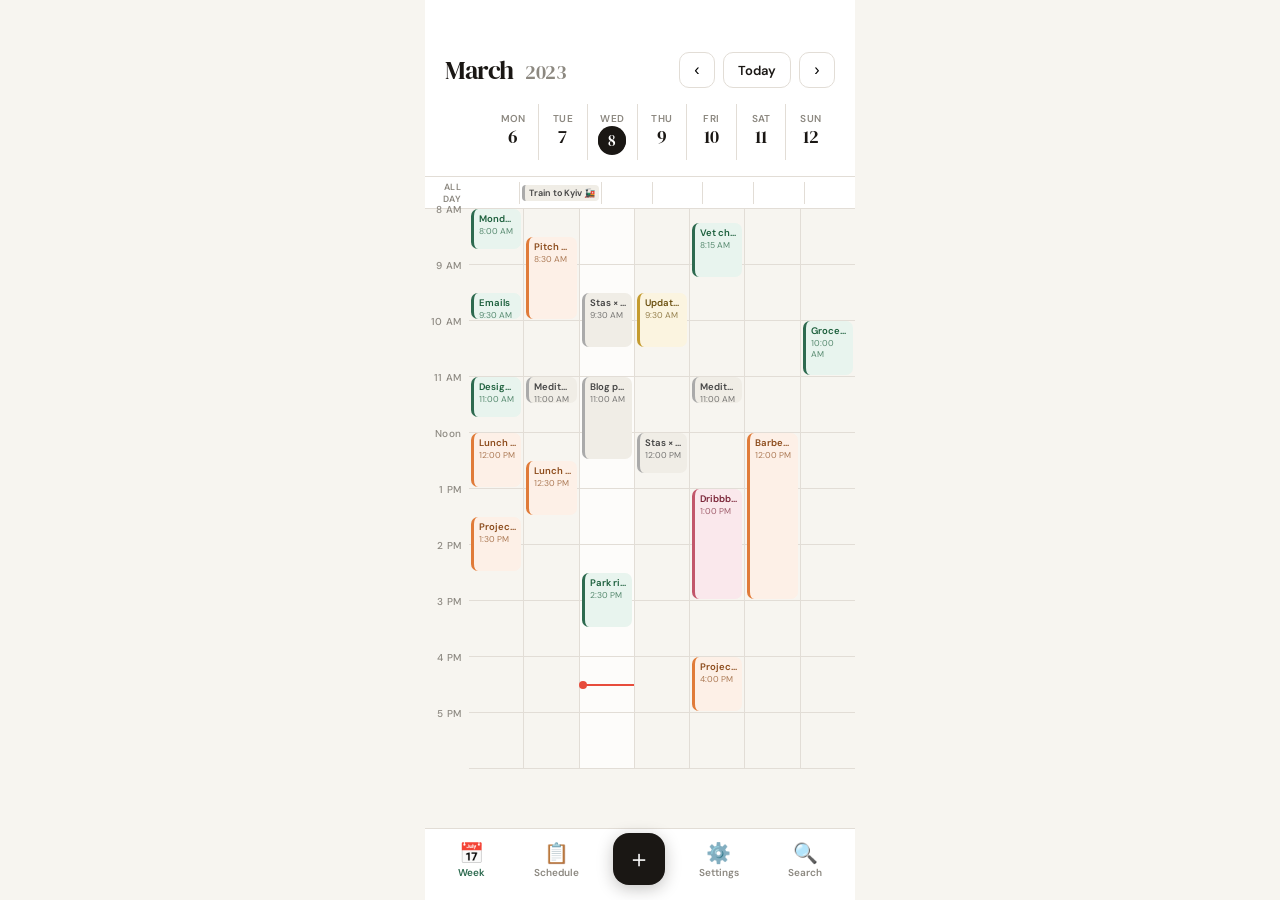
<file: prototype/prototype.html>
<!DOCTYPE html>
<html lang="en">
<head>
<meta charset="UTF-8">
<meta name="viewport" content="width=device-width, initial-scale=1.0">
<title>Calendar — March 2023</title>
<link href="https://fonts.googleapis.com/css2?family=DM+Serif+Display:ital@0;1&family=DM+Sans:wght@300;400;500;600&display=swap" rel="stylesheet">
<style>
  :root {
    --bg: #F7F5F0;
    --surface: #FFFFFF;
    --surface2: #F0EDE6;
    --border: #E2DDD6;
    --text: #1A1714;
    --text-muted: #8C8880;
    --accent: #2D6A4F;
    --accent-light: #E8F4EE;
    --orange: #E07B39;
    --orange-light: #FDF0E7;
    --blue: #3A6EA8;
    --blue-light: #EAF0F8;
    --pink: #C2566A;
    --pink-light: #FAE8EC;
    --yellow: #C49B30;
    --yellow-light: #FBF4E0;
    --gray-light: #F0EDE6;
    --today: #1A1714;
    --shadow: 0 4px 24px rgba(26,23,20,0.10);
    --shadow-sm: 0 2px 8px rgba(26,23,20,0.07);
    --radius: 16px;
    --radius-sm: 10px;
    --bottom-nav: 72px;
  }

  * { margin: 0; padding: 0; box-sizing: border-box; -webkit-tap-highlight-color: transparent; }

  body {
    font-family: 'DM Sans', sans-serif;
    background: var(--bg);
    color: var(--text);
    min-height: 100vh;
    max-width: 430px;
    margin: 0 auto;
    position: relative;
    overflow-x: hidden;
  }

  /* ── TOP HEADER ── */
  .header {
    background: var(--surface);
    padding: 52px 20px 16px;
    border-bottom: 1px solid var(--border);
    position: sticky;
    top: 0;
    z-index: 100;
  }
  .header-row {
    display: flex;
    align-items: center;
    justify-content: space-between;
    margin-bottom: 16px;
  }
  .month-title {
    font-family: 'DM Serif Display', serif;
    font-size: 26px;
    letter-spacing: -0.5px;
  }
  .month-title span { color: var(--text-muted); font-size: 20px; margin-left: 6px; }
  .header-actions { display: flex; gap: 8px; align-items: center; }
  .btn-icon {
    width: 36px; height: 36px; border-radius: 10px;
    border: 1px solid var(--border);
    background: var(--surface);
    display: flex; align-items: center; justify-content: center;
    cursor: pointer; font-size: 16px;
    transition: all .15s;
  }
  .btn-icon:active { transform: scale(.93); background: var(--surface2); }
  .btn-today {
    height: 36px; padding: 0 14px; border-radius: 10px;
    border: 1px solid var(--border);
    background: var(--surface);
    font-family: 'DM Sans', sans-serif;
    font-size: 13px; font-weight: 600;
    cursor: pointer; color: var(--text);
    transition: all .15s;
  }
  .btn-today:active { background: var(--surface2); transform: scale(.96); }

  /* Day labels */
  .day-labels {
    display: grid;
    grid-template-columns: repeat(7, 1fr);
    gap: 2px;
  }
  .day-label {
    text-align: center;
    font-size: 11px;
    font-weight: 600;
    color: var(--text-muted);
    letter-spacing: .04em;
    text-transform: uppercase;
    padding: 4px 0;
  }

  /* ── CALENDAR GRID ── */
  .calendar-scroll {
    overflow-y: auto;
    height: calc(100vh - 180px - var(--bottom-nav));
    padding-bottom: 16px;
  }

  /* Time grid */
  .time-grid {
    display: flex;
    padding: 0 0 0 44px;
    position: relative;
  }
  .time-col {
    position: absolute;
    left: 0; top: 0;
    width: 44px;
    display: flex;
    flex-direction: column;
  }
  .time-slot {
    height: 56px;
    display: flex;
    align-items: flex-start;
    padding-top: 0;
    justify-content: flex-end;
    padding-right: 8px;
  }
  .time-label {
    font-size: 10px;
    font-weight: 500;
    color: var(--text-muted);
    letter-spacing: .02em;
    transform: translateY(-6px);
  }
  .day-cols {
    flex: 1;
    display: grid;
    grid-template-columns: repeat(7, 1fr);
    gap: 1px;
    background: var(--border);
  }
  .day-col {
    background: var(--bg);
    position: relative;
    min-width: 0;
  }
  .day-col.today-col { background: #FDFCFA; }
  .hour-line {
    height: 56px;
    border-bottom: 1px solid var(--border);
  }

  /* All day row */
  .allday-row {
    display: flex;
    padding: 0 0 0 44px;
    border-bottom: 1px solid var(--border);
    background: var(--surface);
    min-height: 32px;
    align-items: center;
  }
  .allday-label {
    position: absolute;
    left: 0; width: 44px;
    font-size: 9px; color: var(--text-muted);
    text-align: right; padding-right: 8px;
    font-weight: 600; letter-spacing: .04em;
    text-transform: uppercase;
  }
  .allday-events {
    flex: 1;
    display: grid;
    grid-template-columns: repeat(7, 1fr);
    gap: 1px;
    background: var(--border);
  }
  .allday-cell {
    background: var(--surface);
    padding: 3px 2px;
  }
  .allday-event {
    background: var(--gray-light);
    border-left: 3px solid var(--text-muted);
    border-radius: 4px;
    padding: 2px 4px;
    font-size: 9px;
    font-weight: 600;
    white-space: nowrap;
    overflow: hidden;
    cursor: pointer;
    transition: opacity .15s;
  }
  .allday-event:active { opacity: .75; }

  /* Week header with dates */
  .week-dates-row {
    display: grid;
    grid-template-columns: repeat(7, 1fr);
    gap: 1px;
    background: var(--border);
    padding-left: 44px;
    margin-left: 0;
    position: relative;
  }
  .week-date-cell {
    background: var(--surface);
    text-align: center;
    padding: 8px 2px 6px;
    cursor: pointer;
    transition: background .15s;
  }
  .week-date-cell:active { background: var(--surface2); }
  .week-day-name {
    font-size: 10px;
    font-weight: 600;
    color: var(--text-muted);
    text-transform: uppercase;
    letter-spacing: .04em;
  }
  .week-date-num {
    font-family: 'DM Serif Display', serif;
    font-size: 18px;
    line-height: 1.2;
    color: var(--text);
    margin-top: 1px;
  }
  .week-date-cell.today-date .week-date-num {
    background: var(--today);
    color: #fff;
    width: 28px; height: 28px;
    border-radius: 50%;
    display: flex; align-items: center; justify-content: center;
    margin: 1px auto 0;
    font-size: 15px;
  }

  /* Events */
  .event-block {
    position: absolute;
    left: 2px; right: 2px;
    border-radius: 7px;
    padding: 4px 5px;
    cursor: pointer;
    overflow: hidden;
    transition: transform .15s, box-shadow .15s;
    z-index: 2;
  }
  .event-block:active { transform: scale(.96); box-shadow: var(--shadow-sm); }
  .event-title {
    font-size: 9.5px;
    font-weight: 600;
    line-height: 1.3;
    white-space: nowrap;
    overflow: hidden;
    text-overflow: ellipsis;
  }
  .event-time-label {
    font-size: 8.5px;
    font-weight: 400;
    opacity: .7;
    margin-top: 1px;
  }

  /* Color themes */
  .ev-green  { background: var(--accent-light); border-left: 3px solid var(--accent); color: #1B5E3B; }
  .ev-orange { background: var(--orange-light); border-left: 3px solid var(--orange); color: #8B4A1A; }
  .ev-blue   { background: var(--blue-light);   border-left: 3px solid var(--blue);   color: #1E4A7A; }
  .ev-pink   { background: var(--pink-light);   border-left: 3px solid var(--pink);   color: #7A2437; }
  .ev-gray   { background: var(--gray-light);   border-left: 3px solid #AAA;          color: #444; }
  .ev-yellow { background: var(--yellow-light); border-left: 3px solid var(--yellow); color: #6B5010; }

  /* ── BOTTOM NAV ── */
  .bottom-nav {
    position: fixed;
    bottom: 0; left: 50%;
    transform: translateX(-50%);
    width: 100%; max-width: 430px;
    height: var(--bottom-nav);
    background: var(--surface);
    border-top: 1px solid var(--border);
    display: flex; align-items: center; justify-content: space-around;
    padding: 0 8px 8px;
    z-index: 200;
  }
  .nav-item {
    display: flex; flex-direction: column; align-items: center; gap: 3px;
    cursor: pointer; padding: 8px 16px; border-radius: 12px;
    transition: background .15s;
  }
  .nav-item:active { background: var(--surface2); }
  .nav-icon { font-size: 20px; line-height: 1; }
  .nav-label { font-size: 10px; font-weight: 600; color: var(--text-muted); }
  .nav-item.active .nav-label { color: var(--accent); }
  .nav-item.active .nav-icon { filter: none; }
  .fab {
    width: 52px; height: 52px; border-radius: 16px;
    background: var(--today);
    display: flex; align-items: center; justify-content: center;
    cursor: pointer; font-size: 24px; color: #fff;
    box-shadow: 0 4px 16px rgba(26,23,20,.25);
    transition: transform .15s, box-shadow .15s;
    margin-bottom: 4px;
  }
  .fab:active { transform: scale(.92); box-shadow: 0 2px 8px rgba(26,23,20,.2); }

  /* ── MODALS ── */
  .overlay {
    position: fixed; inset: 0;
    background: rgba(26,23,20,.45);
    backdrop-filter: blur(4px);
    z-index: 300;
    opacity: 0; pointer-events: none;
    transition: opacity .25s;
    display: flex; align-items: flex-end; justify-content: center;
  }
  .overlay.open { opacity: 1; pointer-events: all; }

  .sheet {
    background: var(--surface);
    border-radius: 24px 24px 0 0;
    width: 100%; max-width: 430px;
    padding: 0 0 40px;
    transform: translateY(100%);
    transition: transform .3s cubic-bezier(.32,1,.58,1);
    max-height: 92vh;
    overflow-y: auto;
  }
  .overlay.open .sheet { transform: translateY(0); }

  .sheet-handle {
    width: 36px; height: 4px; border-radius: 2px;
    background: var(--border);
    margin: 12px auto 0;
  }
  .sheet-header {
    padding: 20px 20px 12px;
    display: flex; align-items: center; justify-content: space-between;
  }
  .sheet-title {
    font-family: 'DM Serif Display', serif;
    font-size: 22px;
  }
  .btn-close {
    width: 32px; height: 32px; border-radius: 50%;
    background: var(--surface2);
    border: none; cursor: pointer; font-size: 16px;
    display: flex; align-items: center; justify-content: center;
    transition: background .15s;
  }
  .btn-close:active { background: var(--border); }

  /* Event Detail */
  .event-detail-color {
    height: 6px;
    border-radius: 6px;
    margin: 0 20px 20px;
  }
  .event-detail-body { padding: 0 20px; }
  .detail-row {
    display: flex; align-items: flex-start; gap: 14px;
    padding: 14px 0;
    border-bottom: 1px solid var(--border);
  }
  .detail-row:last-child { border-bottom: none; }
  .detail-icon { font-size: 18px; margin-top: 1px; flex-shrink: 0; }
  .detail-info {}
  .detail-label { font-size: 11px; color: var(--text-muted); font-weight: 600; text-transform: uppercase; letter-spacing: .05em; margin-bottom: 2px; }
  .detail-value { font-size: 15px; font-weight: 500; }
  .detail-sub { font-size: 13px; color: var(--text-muted); margin-top: 2px; }
  .event-badge {
    display: inline-flex; align-items: center; gap: 6px;
    padding: 5px 10px; border-radius: 20px;
    font-size: 12px; font-weight: 600;
    margin-top: 4px;
  }
  .event-actions {
    display: flex; gap: 10px; padding: 20px 20px 0;
  }
  .btn-action {
    flex: 1; height: 46px; border-radius: 12px;
    border: none; cursor: pointer;
    font-family: 'DM Sans', sans-serif;
    font-size: 14px; font-weight: 600;
    transition: all .15s;
  }
  .btn-action:active { transform: scale(.97); }
  .btn-primary { background: var(--today); color: #fff; }
  .btn-secondary { background: var(--surface2); color: var(--text); }

  /* Settings Sheet */
  .settings-section { padding: 0 20px 8px; }
  .settings-section-title {
    font-size: 11px; font-weight: 700; color: var(--text-muted);
    text-transform: uppercase; letter-spacing: .08em;
    padding: 16px 0 8px;
  }
  .settings-item {
    display: flex; align-items: center; justify-content: space-between;
    padding: 14px 0;
    border-bottom: 1px solid var(--border);
    cursor: pointer;
  }
  .settings-item:last-child { border-bottom: none; }
  .settings-item-left { display: flex; align-items: center; gap: 14px; }
  .settings-item-icon {
    width: 36px; height: 36px; border-radius: 10px;
    background: var(--surface2);
    display: flex; align-items: center; justify-content: center;
    font-size: 18px;
  }
  .settings-item-text .s-title { font-size: 15px; font-weight: 500; }
  .settings-item-text .s-sub { font-size: 12px; color: var(--text-muted); margin-top: 1px; }
  .settings-chevron { color: var(--text-muted); font-size: 18px; }

  /* Toggle */
  .toggle {
    width: 44px; height: 26px; border-radius: 13px;
    background: var(--border);
    position: relative; cursor: pointer;
    transition: background .2s;
    flex-shrink: 0;
  }
  .toggle.on { background: var(--accent); }
  .toggle::after {
    content: '';
    width: 20px; height: 20px; border-radius: 50%;
    background: #fff; box-shadow: 0 1px 4px rgba(0,0,0,.2);
    position: absolute; top: 3px; left: 3px;
    transition: transform .2s;
  }
  .toggle.on::after { transform: translateX(18px); }

  /* Template picker */
  .template-grid {
    display: grid; grid-template-columns: repeat(2, 1fr);
    gap: 10px; padding: 0 20px 16px;
  }
  .template-card {
    border: 2px solid var(--border);
    border-radius: 14px; padding: 14px;
    cursor: pointer; transition: all .15s;
  }
  .template-card:active { transform: scale(.97); }
  .template-card.selected { border-color: var(--accent); background: var(--accent-light); }
  .template-card-icon { font-size: 24px; margin-bottom: 6px; }
  .template-card-name { font-size: 13px; font-weight: 600; }
  .template-card-desc { font-size: 11px; color: var(--text-muted); margin-top: 2px; }

  /* Schedule view toggle pills */
  .view-pills {
    display: flex; gap: 6px;
    padding: 12px 20px;
    overflow-x: auto;
    scrollbar-width: none;
  }
  .view-pills::-webkit-scrollbar { display: none; }
  .view-pill {
    padding: 7px 16px; border-radius: 20px;
    font-size: 13px; font-weight: 600;
    border: 1.5px solid var(--border);
    background: var(--surface);
    cursor: pointer; white-space: nowrap;
    transition: all .15s; color: var(--text-muted);
  }
  .view-pill.active {
    background: var(--today); color: #fff; border-color: var(--today);
  }
  .view-pill:active { transform: scale(.96); }

  /* Schedule list */
  .schedule-day-group { padding: 0 20px; }
  .schedule-day-header {
    display: flex; align-items: center; gap: 12px;
    padding: 16px 0 8px;
  }
  .schedule-date-badge {
    width: 40px; height: 40px; border-radius: 12px;
    background: var(--surface2);
    display: flex; flex-direction: column; align-items: center; justify-content: center;
    flex-shrink: 0;
  }
  .schedule-date-badge.today-badge { background: var(--today); }
  .schedule-date-badge .sdb-day { font-size: 9px; font-weight: 700; text-transform: uppercase; color: var(--text-muted); letter-spacing: .06em; }
  .schedule-date-badge.today-badge .sdb-day { color: rgba(255,255,255,.7); }
  .schedule-date-badge .sdb-num { font-family: 'DM Serif Display', serif; font-size: 18px; color: var(--text); line-height: 1; }
  .schedule-date-badge.today-badge .sdb-num { color: #fff; }
  .schedule-day-name { font-size: 13px; font-weight: 500; color: var(--text-muted); }
  .schedule-event-card {
    display: flex; align-items: center; gap: 12px;
    background: var(--surface); border-radius: 14px;
    padding: 12px 14px;
    margin-bottom: 8px;
    cursor: pointer;
    transition: transform .15s, box-shadow .15s;
    border: 1px solid var(--border);
  }
  .schedule-event-card:active { transform: scale(.98); box-shadow: var(--shadow-sm); }
  .ev-dot { width: 10px; height: 10px; border-radius: 50%; flex-shrink: 0; }
  .schedule-event-info { flex: 1; min-width: 0; }
  .sch-ev-title { font-size: 14px; font-weight: 600; white-space: nowrap; overflow: hidden; text-overflow: ellipsis; }
  .sch-ev-meta { font-size: 12px; color: var(--text-muted); margin-top: 2px; }
  .sch-ev-time { font-size: 12px; font-weight: 600; color: var(--text-muted); flex-shrink: 0; }

  /* Current time indicator */
  .now-line {
    position: absolute; left: 0; right: 0;
    height: 2px; background: #E74C3C; z-index: 3;
    pointer-events: none;
  }
  .now-dot {
    width: 8px; height: 8px; border-radius: 50%;
    background: #E74C3C;
    position: absolute; left: -1px; top: -3px;
  }

  /* Tabs in settings */
  .tab-bar {
    display: flex; gap: 0;
    border-bottom: 1px solid var(--border);
    padding: 0 20px;
    margin-top: 8px;
  }
  .tab-btn {
    padding: 10px 18px; font-size: 14px; font-weight: 600;
    border: none; background: none; cursor: pointer;
    color: var(--text-muted); border-bottom: 2.5px solid transparent;
    transition: all .15s; margin-bottom: -1px;
    font-family: 'DM Sans', sans-serif;
  }
  .tab-btn.active { color: var(--text); border-bottom-color: var(--today); }
  .tab-content { display: none; }
  .tab-content.active { display: block; }

  /* Animate in */
  @keyframes fadeSlideUp {
    from { opacity: 0; transform: translateY(12px); }
    to   { opacity: 1; transform: translateY(0); }
  }
</style>
</head>
<body>

<!-- ── HEADER ── -->
<div class="header">
  <div class="header-row">
    <div class="month-title">March <span>2023</span></div>
    <div class="header-actions">
      <button class="btn-icon" onclick="navigate(-1)">‹</button>
      <button class="btn-today" onclick="scrollToNow()">Today</button>
      <button class="btn-icon" onclick="navigate(1)">›</button>
    </div>
  </div>
  <!-- Week dates -->
  <div class="week-dates-row" id="weekDatesRow" style="position:relative; margin-left: -0px;">
    <div style="position:absolute;left:0;top:0;width:44px;height:100%;background:var(--surface);z-index:1;"></div>
  </div>
</div>

<!-- ── CALENDAR SCROLL ── -->
<div class="calendar-scroll" id="calScroll">

  <!-- All-day row -->
  <div class="allday-row" style="position:relative;">
    <span class="allday-label">ALL<br>DAY</span>
    <div class="allday-events" id="alldayEvents"></div>
  </div>

  <!-- Time grid -->
  <div class="time-grid" id="timeGrid">
    <div class="time-col" id="timeCol"></div>
    <div class="day-cols" id="dayCols"></div>
  </div>
</div>

<!-- ── BOTTOM NAV ── -->
<nav class="bottom-nav">
  <div class="nav-item active" onclick="showView('calendar')">
    <div class="nav-icon">📅</div>
    <div class="nav-label">Week</div>
  </div>
  <div class="nav-item" onclick="showView('schedule')">
    <div class="nav-icon">📋</div>
    <div class="nav-label">Schedule</div>
  </div>
  <div class="fab" onclick="showAddEvent()">＋</div>
  <div class="nav-item" onclick="openSettings()">
    <div class="nav-icon">⚙️</div>
    <div class="nav-label">Settings</div>
  </div>
  <div class="nav-item" onclick="showView('search')">
    <div class="nav-icon">🔍</div>
    <div class="nav-label">Search</div>
  </div>
</nav>

<!-- ── EVENT DETAIL SHEET ── -->
<div class="overlay" id="detailOverlay" onclick="closeOnBg(event,'detailOverlay')">
  <div class="sheet" id="detailSheet">
    <div class="sheet-handle"></div>
    <div class="sheet-header">
      <div class="sheet-title" id="detailTitle">Event</div>
      <button class="btn-close" onclick="closeOverlay('detailOverlay')">✕</button>
    </div>
    <div class="event-detail-color" id="detailColor"></div>
    <div class="event-detail-body" id="detailBody"></div>
    <div class="event-actions">
      <button class="btn-action btn-secondary" onclick="closeOverlay('detailOverlay')">Close</button>
      <button class="btn-action btn-primary">Edit Event</button>
    </div>
  </div>
</div>

<!-- ── SETTINGS SHEET ── -->
<div class="overlay" id="settingsOverlay" onclick="closeOnBg(event,'settingsOverlay')">
  <div class="sheet" id="settingsSheet">
    <div class="sheet-handle"></div>
    <div class="sheet-header">
      <div class="sheet-title">Settings</div>
      <button class="btn-close" onclick="closeOverlay('settingsOverlay')">✕</button>
    </div>

    <!-- Tabs -->
    <div class="tab-bar">
      <button class="tab-btn active" onclick="switchTab('schedule')">Schedule</button>
      <button class="tab-btn" onclick="switchTab('template')">Templates</button>
    </div>

    <!-- Schedule Tab -->
    <div class="tab-content active" id="tab-schedule">
      <div class="settings-section">
        <div class="settings-section-title">View Options</div>

        <div class="settings-item" onclick="toggleSetting(this)">
          <div class="settings-item-left">
            <div class="settings-item-icon">🌙</div>
            <div class="settings-item-text">
              <div class="s-title">Dark Mode</div>
              <div class="s-sub">Switch to dark theme</div>
            </div>
          </div>
          <div class="toggle" id="darkToggle" onclick="toggleDark(event)"></div>
        </div>

        <div class="settings-item">
          <div class="settings-item-left">
            <div class="settings-item-icon">📅</div>
            <div class="settings-item-text">
              <div class="s-title">Start of Week</div>
              <div class="s-sub">Monday</div>
            </div>
          </div>
          <span class="settings-chevron">›</span>
        </div>

        <div class="settings-item">
          <div class="settings-item-left">
            <div class="settings-item-icon">⏰</div>
            <div class="settings-item-text">
              <div class="s-title">Time Format</div>
              <div class="s-sub">12-hour (AM/PM)</div>
            </div>
          </div>
          <span class="settings-chevron">›</span>
        </div>

        <div class="settings-item" onclick="toggleSetting(this)">
          <div class="settings-item-left">
            <div class="settings-item-icon">🔔</div>
            <div class="settings-item-text">
              <div class="s-title">Notifications</div>
              <div class="s-sub">15 min before events</div>
            </div>
          </div>
          <div class="toggle on"></div>
        </div>

        <div class="settings-section-title">Calendars</div>

        <div class="settings-item">
          <div class="settings-item-left">
            <div class="settings-item-icon" style="background:var(--accent-light); color:var(--accent);">●</div>
            <div class="settings-item-text">
              <div class="s-title">Personal</div>
              <div class="s-sub">12 events this month</div>
            </div>
          </div>
          <div class="toggle on"></div>
        </div>

        <div class="settings-item">
          <div class="settings-item-left">
            <div class="settings-item-icon" style="background:var(--orange-light); color:var(--orange);">●</div>
            <div class="settings-item-text">
              <div class="s-title">Work</div>
              <div class="s-sub">8 events this month</div>
            </div>
          </div>
          <div class="toggle on"></div>
        </div>

        <div class="settings-item">
          <div class="settings-item-left">
            <div class="settings-item-icon" style="background:var(--blue-light); color:var(--blue);">●</div>
            <div class="settings-item-text">
              <div class="s-title">Shared</div>
              <div class="s-sub">3 events this month</div>
            </div>
          </div>
          <div class="toggle"></div>
        </div>
      </div>
    </div>

    <!-- Template Tab -->
    <div class="tab-content" id="tab-template">
      <div class="settings-section">
        <div class="settings-section-title">Quick Templates</div>
      </div>
      <div class="template-grid">
        <div class="template-card selected" onclick="selectTemplate(this)">
          <div class="template-card-icon">🏢</div>
          <div class="template-card-name">Meeting</div>
          <div class="template-card-desc">1hr • Video call</div>
        </div>
        <div class="template-card" onclick="selectTemplate(this)">
          <div class="template-card-icon">🍽️</div>
          <div class="template-card-name">Lunch</div>
          <div class="template-card-desc">1.5hr • Midday</div>
        </div>
        <div class="template-card" onclick="selectTemplate(this)">
          <div class="template-card-icon">🏋️</div>
          <div class="template-card-name">Workout</div>
          <div class="template-card-desc">1hr • Morning</div>
        </div>
        <div class="template-card" onclick="selectTemplate(this)">
          <div class="template-card-icon">✈️</div>
          <div class="template-card-name">Travel</div>
          <div class="template-card-desc">All day</div>
        </div>
        <div class="template-card" onclick="selectTemplate(this)">
          <div class="template-card-icon">💊</div>
          <div class="template-card-name">Medical</div>
          <div class="template-card-desc">30min</div>
        </div>
        <div class="template-card" onclick="selectTemplate(this)">
          <div class="template-card-icon">🎉</div>
          <div class="template-card-name">Event</div>
          <div class="template-card-desc">Custom</div>
        </div>
      </div>
      <div class="settings-section">
        <div class="settings-item">
          <div class="settings-item-left">
            <div class="settings-item-icon">＋</div>
            <div class="settings-item-text">
              <div class="s-title">Create Template</div>
              <div class="s-sub">Save an event as template</div>
            </div>
          </div>
          <span class="settings-chevron">›</span>
        </div>
      </div>
    </div>
  </div>
</div>

<!-- ── SCHEDULE VIEW ── -->
<div class="overlay" id="scheduleOverlay" onclick="closeOnBg(event,'scheduleOverlay')">
  <div class="sheet" style="border-radius:24px 24px 0 0; max-height:88vh;" id="scheduleSheet">
    <div class="sheet-handle"></div>
    <div class="sheet-header">
      <div class="sheet-title">Schedule</div>
      <button class="btn-close" onclick="closeOverlay('scheduleOverlay')">✕</button>
    </div>
    <div class="view-pills">
      <div class="view-pill active">This Week</div>
      <div class="view-pill" onclick="setPill(this)">Next Week</div>
      <div class="view-pill" onclick="setPill(this)">This Month</div>
      <div class="view-pill" onclick="setPill(this)">Upcoming</div>
    </div>
    <div id="scheduleList"></div>
  </div>
</div>

<script>
const HOURS = ['8 AM','9 AM','10 AM','11 AM','Noon','1 PM','2 PM','3 PM','4 PM','5 PM'];
const START_H = 8;
const SLOT_H = 56; // px per hour

const DAYS = [
  { short: 'Mon', num: 6 },
  { short: 'Tue', num: 7 },
  { short: 'Wed', num: 8, today: true },
  { short: 'Thu', num: 9 },
  { short: 'Fri', num: 10 },
  { short: 'Sat', num: 11 },
  { short: 'Sun', num: 12 },
];

const EVENTS = [
  { id:1, day:0, title:'Monday Sync', time:'8:00 AM', start:8, dur:0.75, color:'green', icon:'📋', location:'Zoom', notes:'Weekly team standup. Bring status updates.', with:'' },
  { id:2, day:0, title:'Emails', time:'9:30 AM', start:9.5, dur:0.5, color:'green', icon:'📧', location:'', notes:'Clear inbox and respond to priority emails.', with:'' },
  { id:3, day:0, title:'Design Review', time:'11:00 AM', start:11, dur:0.75, color:'green', icon:'🎨', location:'Studio', notes:'Review latest designs with the team.', with:'' },
  { id:4, day:0, title:'Lunch Break', time:'12:00 PM', start:12, dur:1, color:'orange', icon:'🍽️', location:'', notes:'', with:'' },
  { id:5, day:0, title:'Project Alpha: Sprint planning', time:'1:30 PM', start:13.5, dur:1, color:'orange', icon:'🚀', location:'Conf Room B', notes:'Plan sprint 14 tasks. Review backlog.', with:'Dev Team' },
  { id:6, day:1, title:'Pitch Deck', time:'8:30 AM', start:8.5, dur:1.5, color:'orange', icon:'📊', location:'Boardroom', notes:'Investor pitch preparation.', with:'' },
  { id:7, day:1, title:'Meditation', time:'11:00 AM', start:11, dur:0.5, color:'gray', icon:'🧘', location:'', notes:'', with:'' },
  { id:8, day:1, title:'Lunch × Taya', time:'12:30 PM', start:12.5, dur:1, color:'orange', icon:'🍱', location:'The Garden Café', notes:'Casual lunch catch-up.', with:'Taya' },
  { id:9, day:2, title:'Stas × Kate', time:'9:30 AM', start:9.5, dur:1, color:'gray', icon:'🤝', location:'Zoom', notes:'Catch-up call.', with:'Kate' },
  { id:10, day:2, title:'Blog post', time:'11:00 AM', start:11, dur:1.5, color:'gray', icon:'✍️', location:'', notes:'Write and edit the monthly blog post.', with:'' },
  { id:11, day:2, title:'Park ride', time:'2:30 PM', start:14.5, dur:1, color:'green', icon:'🚴', location:'Central Park', notes:'Afternoon bike ride.', with:'' },
  { id:12, day:3, title:'Update Slyk design system', time:'9:30 AM', start:9.5, dur:1, color:'yellow', icon:'🖌️', location:'', notes:'Update component library & tokens.', with:'' },
  { id:13, day:3, title:'Stas × Dan', time:'12:00 PM', start:12, dur:0.75, color:'gray', icon:'💬', location:'Zoom', notes:'', with:'Dan' },
  { id:14, day:4, title:'Vet checkup', time:'8:15 AM', start:8.25, dur:1, color:'green', icon:'🐈', location:'City Vets', notes:'Annual checkup for Mochi.', with:'' },
  { id:15, day:4, title:'Meditation', time:'11:00 AM', start:11, dur:0.5, color:'gray', icon:'🧘', location:'', notes:'', with:'' },
  { id:16, day:4, title:'Dribbble case study', time:'1:00 PM', start:13, dur:2, color:'pink', icon:'🎯', location:'', notes:'Write case study for recent project.', with:'' },
  { id:17, day:4, title:'Project Alpha: Friday report', time:'4:00 PM', start:16, dur:1, color:'orange', icon:'📈', location:'', notes:'End-of-week status report.', with:'' },
  { id:18, day:5, title:'Barbecue', time:'12:00 PM', start:12, dur:3, color:'orange', icon:'🍖', location:'Backyard', notes:'Weekend barbecue with friends.', with:'Friends' },
  { id:19, day:6, title:'Grocery', time:'10:00 AM', start:10, dur:1, color:'green', icon:'🛒', location:'Whole Foods', notes:'Weekly grocery run.', with:'' },
];

const ALLDAY = [
  { day: 1, title: 'Train to Kyiv 🚂', color: 'gray' },
];

const COLOR_MAP = {
  green:  { bar: '#2D6A4F', bg: '#E8F4EE' },
  orange: { bar: '#E07B39', bg: '#FDF0E7' },
  blue:   { bar: '#3A6EA8', bg: '#EAF0F8' },
  pink:   { bar: '#C2566A', bg: '#FAE8EC' },
  gray:   { bar: '#9E9E9E', bg: '#F0EDE6' },
  yellow: { bar: '#C49B30', bg: '#FBF4E0' },
};

// Build week dates header
const weekDatesRow = document.getElementById('weekDatesRow');
DAYS.forEach((d, i) => {
  const cell = document.createElement('div');
  cell.className = 'week-date-cell' + (d.today ? ' today-date' : '');
  const numEl = d.today
    ? `<div class="week-date-num"><span style="background:var(--today);color:#fff;width:28px;height:28px;border-radius:50%;display:flex;align-items:center;justify-content:center;margin:1px auto 0;font-size:15px;">${d.num}</span></div>`
    : `<div class="week-date-num">${d.num}</div>`;
  cell.innerHTML = `<div class="week-day-name">${d.short}</div>${numEl}`;
  weekDatesRow.appendChild(cell);
});

// Build time column
const timeCol = document.getElementById('timeCol');
// offset cell for header
const offsetCell = document.createElement('div');
offsetCell.style.height = '0px';
timeCol.appendChild(offsetCell);
HOURS.forEach(h => {
  const el = document.createElement('div');
  el.className = 'time-slot';
  el.innerHTML = `<span class="time-label">${h}</span>`;
  timeCol.appendChild(el);
});

// Build day columns
const dayCols = document.getElementById('dayCols');
DAYS.forEach((d, dayIdx) => {
  const col = document.createElement('div');
  col.className = 'day-col' + (d.today ? ' today-col' : '');
  // hour lines
  HOURS.forEach(() => {
    const line = document.createElement('div');
    line.className = 'hour-line';
    col.appendChild(line);
  });

  // Now line (only for today, col 2)
  if (d.today) {
    const now = new Date();
    const nowH = now.getHours() + now.getMinutes() / 60;
    const topPx = Math.max(0, (nowH - START_H) * SLOT_H);
    const nowLine = document.createElement('div');
    nowLine.className = 'now-line';
    nowLine.style.top = topPx + 'px';
    nowLine.innerHTML = '<div class="now-dot"></div>';
    col.appendChild(nowLine);
  }

  // Events
  EVENTS.filter(e => e.day === dayIdx).forEach(ev => {
    const topPx = (ev.start - START_H) * SLOT_H;
    const heightPx = Math.max(ev.dur * SLOT_H - 2, 20);
    const block = document.createElement('div');
    block.className = `event-block ev-${ev.color}`;
    block.style.top = topPx + 'px';
    block.style.height = heightPx + 'px';
    block.innerHTML = `<div class="event-title">${ev.title}</div><div class="event-time-label">${ev.time}</div>`;
    block.addEventListener('click', () => openEventDetail(ev));
    col.appendChild(block);
  });

  dayCols.appendChild(col);
});

// Allday events
const alldayEventsEl = document.getElementById('alldayEvents');
DAYS.forEach((d, idx) => {
  const cell = document.createElement('div');
  cell.className = 'allday-cell';
  const ev = ALLDAY.find(a => a.day === idx);
  if (ev) {
    const el = document.createElement('div');
    el.className = `allday-event ev-${ev.color}`;
    el.textContent = ev.title;
    cell.appendChild(el);
  }
  alldayEventsEl.appendChild(cell);
});

// Open event detail
function openEventDetail(ev) {
  document.getElementById('detailTitle').textContent = ev.icon + ' ' + ev.title;
  const cm = COLOR_MAP[ev.color];
  document.getElementById('detailColor').style.background = cm.bar;

  const dayName = DAYS[ev.day].short + ', March ' + DAYS[ev.day].num;
  let bodyHTML = `
    <div class="detail-row">
      <div class="detail-icon">🕐</div>
      <div class="detail-info">
        <div class="detail-label">Date & Time</div>
        <div class="detail-value">${dayName}</div>
        <div class="detail-sub">${ev.time} · ${ev.dur >= 1 ? ev.dur + ' hr' : (ev.dur*60)+' min'}</div>
      </div>
    </div>`;
  if (ev.location) {
    bodyHTML += `<div class="detail-row">
      <div class="detail-icon">📍</div>
      <div class="detail-info">
        <div class="detail-label">Location</div>
        <div class="detail-value">${ev.location}</div>
      </div>
    </div>`;
  }
  if (ev.with) {
    bodyHTML += `<div class="detail-row">
      <div class="detail-icon">👤</div>
      <div class="detail-info">
        <div class="detail-label">With</div>
        <div class="detail-value">${ev.with}</div>
      </div>
    </div>`;
  }
  if (ev.notes) {
    bodyHTML += `<div class="detail-row">
      <div class="detail-icon">📝</div>
      <div class="detail-info">
        <div class="detail-label">Notes</div>
        <div class="detail-value" style="font-size:14px;font-weight:400;line-height:1.5;">${ev.notes}</div>
      </div>
    </div>`;
  }
  const badge = `<span class="event-badge" style="background:${cm.bg};color:${cm.bar};">● ${ev.color.charAt(0).toUpperCase()+ev.color.slice(1)} Calendar</span>`;
  bodyHTML += `<div class="detail-row">${badge}</div>`;

  document.getElementById('detailBody').innerHTML = bodyHTML;
  openOverlay('detailOverlay');
}

// Settings
function openSettings() {
  openOverlay('settingsOverlay');
}

function switchTab(name) {
  document.querySelectorAll('.tab-btn').forEach(b => b.classList.remove('active'));
  document.querySelectorAll('.tab-content').forEach(c => c.classList.remove('active'));
  document.querySelector(`[onclick="switchTab('${name}')"]`).classList.add('active');
  document.getElementById('tab-' + name).classList.add('active');
}

function toggleDark(e) {
  e.stopPropagation();
  const t = document.getElementById('darkToggle');
  t.classList.toggle('on');
  if (t.classList.contains('on')) {
    document.documentElement.style.setProperty('--bg', '#161412');
    document.documentElement.style.setProperty('--surface', '#1E1B17');
    document.documentElement.style.setProperty('--surface2', '#2A261F');
    document.documentElement.style.setProperty('--border', '#332F27');
    document.documentElement.style.setProperty('--text', '#F2EDE4');
    document.documentElement.style.setProperty('--text-muted', '#8A8070');
  } else {
    document.documentElement.style.setProperty('--bg', '#F7F5F0');
    document.documentElement.style.setProperty('--surface', '#FFFFFF');
    document.documentElement.style.setProperty('--surface2', '#F0EDE6');
    document.documentElement.style.setProperty('--border', '#E2DDD6');
    document.documentElement.style.setProperty('--text', '#1A1714');
    document.documentElement.style.setProperty('--text-muted', '#8C8880');
  }
}

function selectTemplate(el) {
  document.querySelectorAll('.template-card').forEach(c => c.classList.remove('selected'));
  el.classList.add('selected');
}

// Schedule view
function buildScheduleList() {
  const list = document.getElementById('scheduleList');
  list.innerHTML = '';
  DAYS.forEach((d, dayIdx) => {
    const dayEvs = EVENTS.filter(e => e.day === dayIdx);
    if (!dayEvs.length) return;
    const group = document.createElement('div');
    group.className = 'schedule-day-group';
    const header = document.createElement('div');
    header.className = 'schedule-day-header';
    const badge = document.createElement('div');
    badge.className = 'schedule-date-badge' + (d.today ? ' today-badge' : '');
    badge.innerHTML = `<div class="sdb-day">${d.short}</div><div class="sdb-num">${d.num}</div>`;
    const dayName = document.createElement('div');
    dayName.className = 'schedule-day-name';
    dayName.textContent = `${dayEvs.length} event${dayEvs.length>1?'s':''}`;
    header.appendChild(badge);
    header.appendChild(dayName);
    group.appendChild(header);
    dayEvs.forEach(ev => {
      const card = document.createElement('div');
      card.className = 'schedule-event-card';
      const cm = COLOR_MAP[ev.color];
      card.innerHTML = `
        <div class="ev-dot" style="background:${cm.bar}"></div>
        <div class="schedule-event-info">
          <div class="sch-ev-title">${ev.icon} ${ev.title}</div>
          <div class="sch-ev-meta">${ev.location || 'No location'}</div>
        </div>
        <div class="sch-ev-time">${ev.time}</div>`;
      card.addEventListener('click', () => { closeOverlay('scheduleOverlay'); setTimeout(() => openEventDetail(ev), 200); });
      group.appendChild(card);
    });
    list.appendChild(group);
  });
}

function showView(view) {
  document.querySelectorAll('.nav-item').forEach(n => n.classList.remove('active'));
  event.currentTarget.classList.add('active');
  if (view === 'schedule') {
    buildScheduleList();
    openOverlay('scheduleOverlay');
  }
}

function setPill(el) {
  document.querySelectorAll('.view-pill').forEach(p => p.classList.remove('active'));
  el.classList.add('active');
}

function scrollToNow() {
  const nowH = new Date().getHours() + new Date().getMinutes()/60;
  const topPx = Math.max(0, (nowH - START_H) * SLOT_H - 60);
  document.getElementById('calScroll').scrollTo({ top: topPx, behavior: 'smooth' });
}

function showAddEvent() { /* future: open add event sheet */ }
function navigate(dir) { /* future: navigate weeks */ }

function openOverlay(id) { document.getElementById(id).classList.add('open'); }
function closeOverlay(id) { document.getElementById(id).classList.remove('open'); }
function closeOnBg(e, id) { if (e.target === document.getElementById(id)) closeOverlay(id); }
function toggleSetting(el) {
  const t = el.querySelector('.toggle');
  if (t) t.classList.toggle('on');
}

// Scroll to 8am on load
document.addEventListener('DOMContentLoaded', () => {
  document.getElementById('calScroll').scrollTop = 0;
});
</script>
</body>
</html>
</file>
